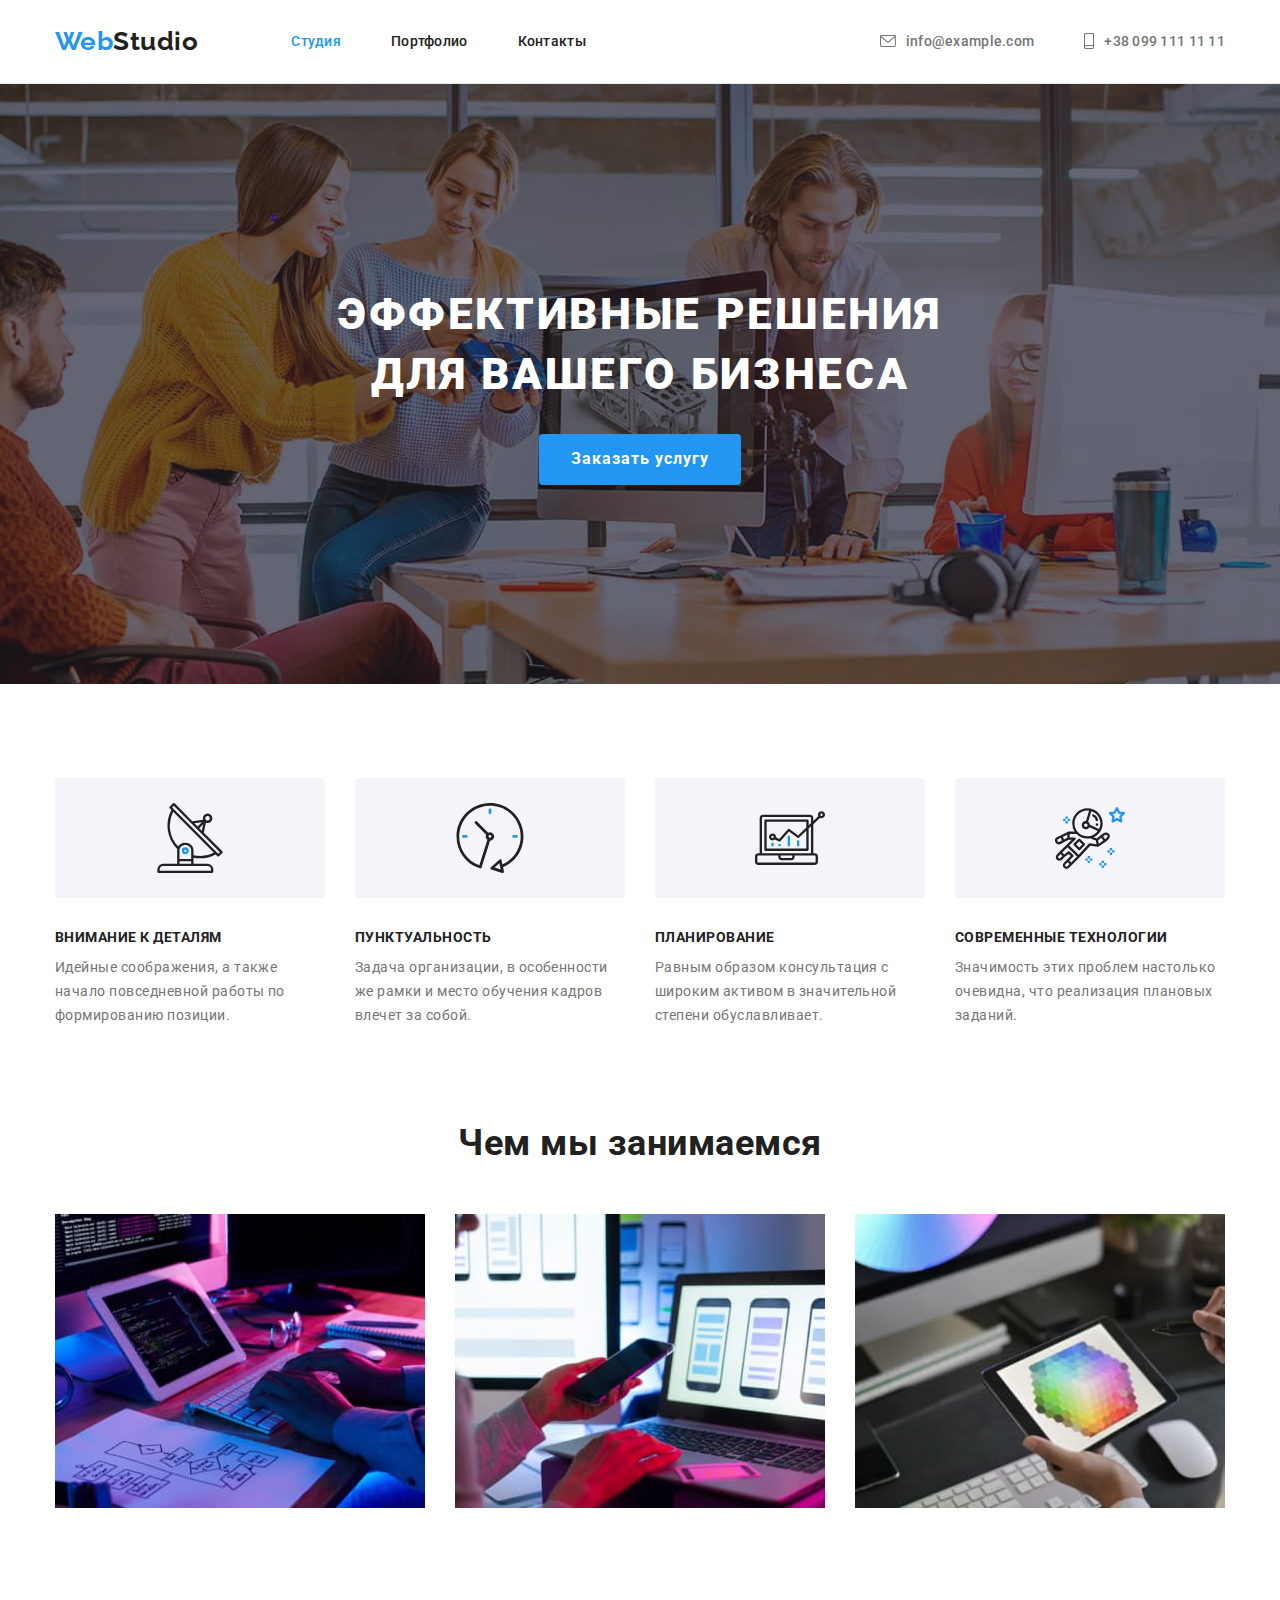
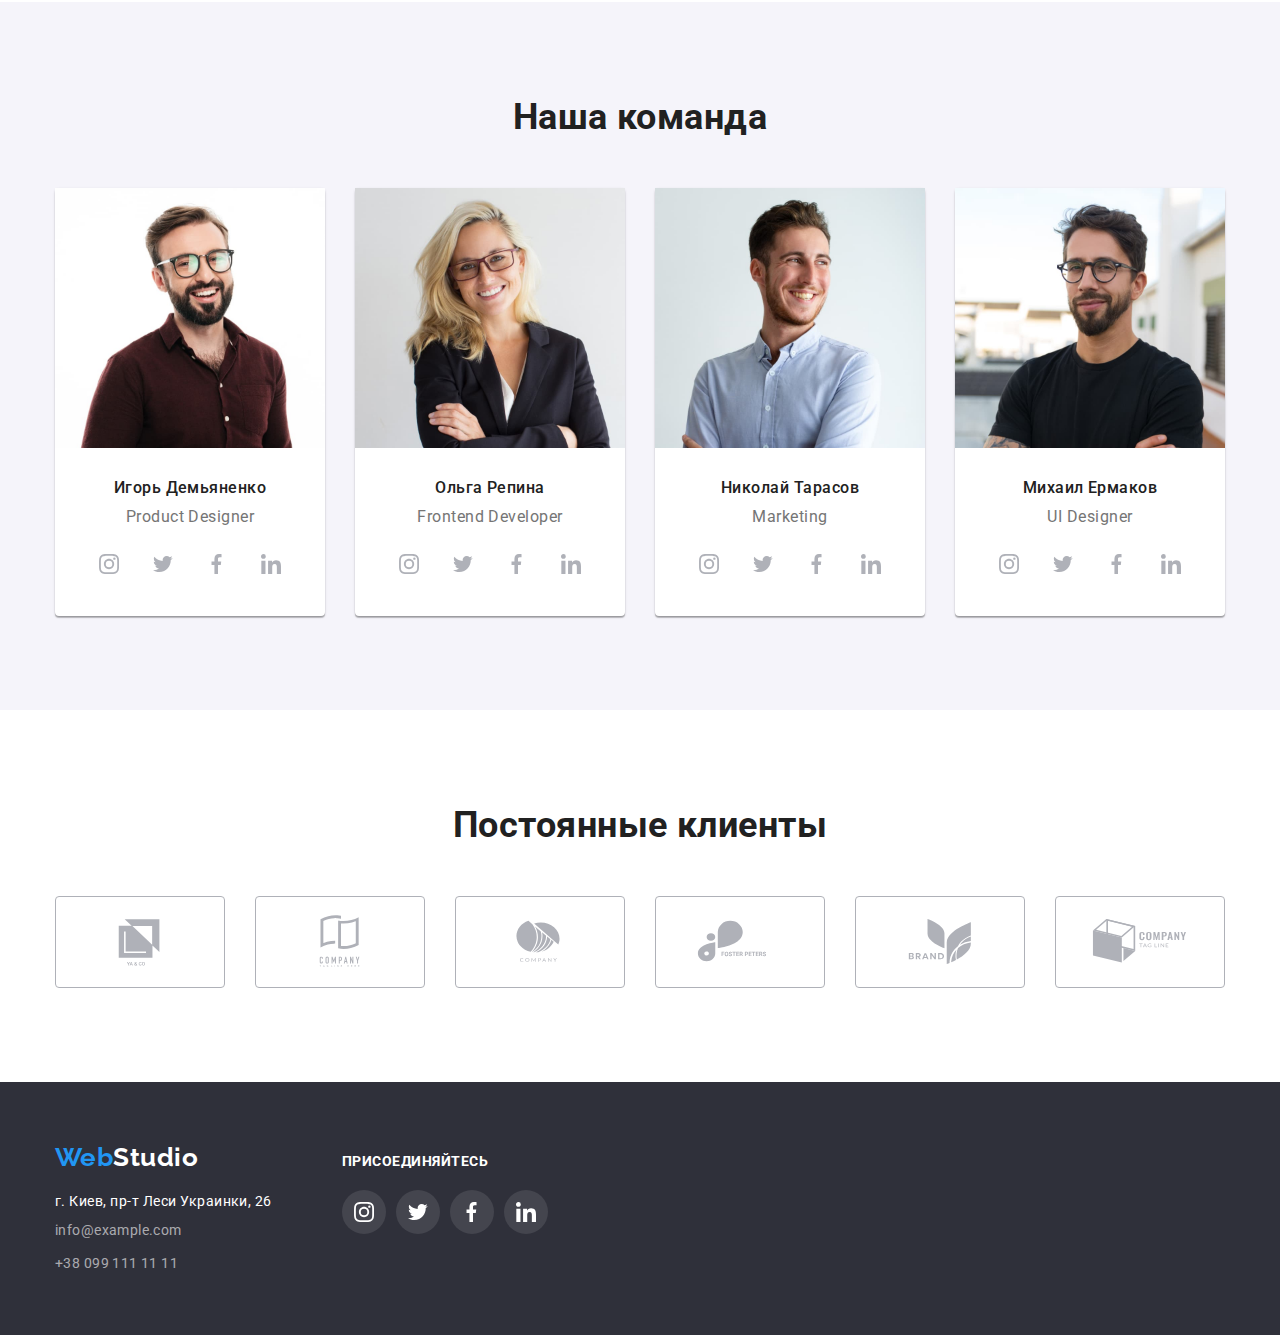
<file: index.html>
<!DOCTYPE html>
<html lang="en">
  <head>
    <meta charset="UTF-8" />
    <meta http-equiv="X-UA-Compatible" content="IE=edge" />
    <meta name="viewport" content="width=device-width, initial-scale=1.0" />
    <link rel="preconnect" href="https://fonts.googleapis.com" />
    <link rel="preconnect" href="https://fonts.gstatic.com" crossorigin />
    <link rel="stylesheet" href="./css/modern-normalize.css" />
    <link
      href="https://fonts.googleapis.com/css2?family=Raleway:wght@700&family=Roboto:wght@400;500;700;900&display=swap"
      rel="stylesheet"
    />
    <link rel="stylesheet" href="./css/styles.css" />
    <title>Студия</title>
  </head>
  <body>
    <!--Шапка-->
    <header>
      <!--Навигация сайта-->
      <div class="container header">
        <nav class="main-nav">
          <a href="#" class="logo"><span>Web</span>Studio</a>
          <ul class="nav list">
            <li class="nav-content">
              <a href="index.html" class="nav-title-page">Cтудия</a>
            </li>
            <li class="nav-content">
              <a href="portfolio.html" class="nav-title">Портфолио</a>
            </li>
            <li class="nav-content">
              <a href="#" class="nav-title">Контакты</a>
            </li>
          </ul>
        </nav>
        <!--Авторизация на сайте-->
        <ul class="auth-nav list">
          <li class="auth-nav-content">
            <a href="mailto:info@example.com" class="auth-nav-link"
              ><svg class="auth-nav-svg" width="16px" height="12px">
                <use href="./images/icons.svg#post"></use>
              </svg>
              info@example.com</a
            >
          </li>
          <li class="auth-nav-content">
            <a href="tel:+380991111111" class="auth-nav-link">
              <svg class="auth-nav-svg" width="10px" height="16px">
                <use href="./images/icons.svg#smartphone"></use>
              </svg>
              +38 099 111 11 11</a
            >
          </li>
        </ul>
      </div>
    </header>

    <!--Содержимое сайта-->
    <main>
      <!--Заголовок сайта-->
      <section class="section heading">
        <div class="page-heading container">
          <h1 class="page-title">Эффективные решения для вашего бизнеса</h1>
          <button class="button-heading" type="button">Заказать услугу</button>
        </div>
      </section>

      <!--Наши преимущества-->
      <section class="section benefits">
        <div class="container">
          <h2 class="visually-hidden">Наши преимущества</h2>
          <ul class="our-benefits-heading list">
            <li class="our-benefits-item">
              <div class="our-benefits-icon">
                <svg class="our-benefits-svg" width="70px" height="70px">
                  <use href="./images/icons.svg#antenna"></use>
                </svg>
              </div>
              <h3 class="our-benefits-list">Внимание к деталям</h3>
              <p class="our-benefits-text">
                Идейные соображения, а также начало повседневной работы по
                формированию позиции.
              </p>
            </li>
            <li class="our-benefits-item icon-clock">
              <div class="our-benefits-icon">
                <svg class="our-benefits-svg" width="70px" height="70px">
                  <use href="./images/icons.svg#clock"></use>
                </svg>
              </div>
              <h3 class="our-benefits-list">Пунктуальность</h3>
              <p class="our-benefits-text">
                Задача организации, в особенности же рамки и место обучения
                кадров влечет за собой.
              </p>
            </li>
            <li class="our-benefits-item icon-vector">
              <div class="our-benefits-icon">
                <svg class="our-benefits-svg" width="70px" height="70px">
                  <use href="./images/icons.svg#diagram"></use>
                </svg>
              </div>
              <h3 class="our-benefits-list">Планирование</h3>
              <p class="our-benefits-text">
                Равным образом консультация с широким активом в значительной
                степени обуславливает.
              </p>
            </li>
            <li class="our-benefits-item icon-astronaut">
              <div class="our-benefits-icon">
                <svg class="our-benefits-svg" width="70px" height="70px">
                  <use href="./images/icons.svg#astronaut"></use>
                </svg>
              </div>
              <h3 class="our-benefits-list">Современные технологии</h3>
              <p class="our-benefits-text">
                Значимость этих проблем настолько очевидна, что реализация
                плановых заданий.
              </p>
            </li>
          </ul>
        </div>
      </section>

      <!--Наша деятельность-->
      <section class="section">
        <div class="container activity-header">
          <h2 class="our-activity-title">Чем мы занимаемся</h2>
          <ul class="our-activity list">
            <li class="our-activity-item">
              <img
                src=".//images//index/first_img.jpg"
                alt="процесс написания команда"
                width="370"
              />
            </li>
            <li class="our-activity-item">
              <img
                src="./images//index/second_img.jpg"
                alt="выбор разметки сайта на смартфоне"
                width="370"
              />
            </li>
            <li class="our-activity-item">
              <img
                src="./images//index/third_img.jpg"
                alt="выбор цвета на планшете"
                width="370"
              />
            </li>
          </ul>
        </div>
      </section>

      <!--Наша команда-->
      <section class="section our-team">
        <div class="container">
          <h2 class="our-team-title">Наша команда</h2>
          <ul class="our-team-heading list">
            <li class="team-members">
              <img
                src="./images//index/first_person.jpg"
                alt="Игорь Демьяненко"
                width="270"
              />
              <div class="team-content">
                <h3 class="team-members-title">Игорь Демьяненко</h3>
                <p class="team-members-text">Product Designer</p>
              </div>
              <ul class="team-ul list">
                <li>
                  <a class="team-link" href="#">
                    <svg width="20px" height="20px">
                      <use href="./images/icons.svg#inst"></use>
                    </svg>
                  </a>
                </li>
                <li>
                  <a class="team-link" href="#">
                    <svg width="20px" height="20px">
                      <use href="./images/icons.svg#twit"></use>
                    </svg>
                  </a>
                </li>
                <li>
                  <a class="team-link" href="#">
                    <svg width="20px" height="20px">
                      <use href="./images/icons.svg#fb"></use>
                    </svg>
                  </a>
                </li>
                <li>
                  <a class="team-link" href="#">
                    <svg width="20px" height="20px">
                      <use href="./images/icons.svg#in"></use>
                    </svg>
                  </a>
                </li>
              </ul>
            </li>
            <li class="team-members">
              <img
                src="./images//index/second_person.jpg"
                alt="Ольга Репина"
                width="270"
              />
              <div class="team-content">
                <h3 class="team-members-title">Ольга Репина</h3>
                <p class="team-members-text">Frontend Developer</p>
                <ul class="team-ul list">
                  <li>
                    <a class="team-link" href="#">
                      <svg width="20px" height="20px">
                        <use href="./images/icons.svg#inst"></use>
                      </svg>
                    </a>
                  </li>
                  <li>
                    <a class="team-link" href="#">
                      <svg width="20px" height="20px">
                        <use href="./images/icons.svg#twit"></use>
                      </svg>
                    </a>
                  </li>
                  <li>
                    <a class="team-link" href="#">
                      <svg width="20px" height="20px">
                        <use href="./images/icons.svg#fb"></use>
                      </svg>
                    </a>
                  </li>
                  <li>
                    <a class="team-link" href="#">
                      <svg width="20px" height="20px">
                        <use href="./images/icons.svg#in"></use>
                      </svg>
                    </a>
                  </li>
                </ul>
              </div>
            </li>
            <li class="team-members">
              <img
                src="./images//index/third_person.jpg"
                alt="Николай Тарасов"
                width="270"
              />
              <div class="team-content">
                <h3 class="team-members-title">Николай Тарасов</h3>
                <p class="team-members-text">Marketing</p>
                <ul class="team-ul list">
                  <li>
                    <a class="team-link" href="#">
                      <svg width="20px" height="20px">
                        <use href="./images/icons.svg#inst"></use>
                      </svg>
                    </a>
                  </li>
                  <li>
                    <a class="team-link" href="#">
                      <svg width="20px" height="20px">
                        <use href="./images/icons.svg#twit"></use>
                      </svg>
                    </a>
                  </li>
                  <li>
                    <a class="team-link" href="#">
                      <svg width="20px" height="20px">
                        <use href="./images/icons.svg#fb"></use>
                      </svg>
                    </a>
                  </li>
                  <li>
                    <a class="team-link" href="#">
                      <svg width="20px" height="20px">
                        <use href="./images/icons.svg#in"></use>
                      </svg>
                    </a>
                  </li>
                </ul>
              </div>
            </li>
            <li class="team-members">
              <img
                src="./images//index/fourth_person.jpg"
                alt="Михаил Ермаков"
                width="270"
              />
              <div class="team-content">
                <h3 class="team-members-title">Михаил Ермаков</h3>
                <p class="team-members-text">UI Designer</p>
                <ul class="team-ul list">
                  <li>
                    <a class="team-link" href="#">
                      <svg width="20px" height="20px">
                        <use href="./images/icons.svg#inst"></use>
                      </svg>
                    </a>
                  </li>
                  <li>
                    <a class="team-link" href="#">
                      <svg width="20px" height="20px">
                        <use href="./images/icons.svg#twit"></use>
                      </svg>
                    </a>
                  </li>
                  <li>
                    <a class="team-link" href="#">
                      <svg width="20px" height="20px">
                        <use href="./images/icons.svg#fb"></use>
                      </svg>
                    </a>
                  </li>
                  <li>
                    <a class="team-link" href="#">
                      <svg width="20px" height="20px">
                        <use href="./images/icons.svg#in"></use>
                      </svg>
                    </a>
                  </li>
                </ul>
              </div>
            </li>
          </ul>
        </div>
      </section>

      <!--Постоянные клиенты-->
      <section class="section">
        <div class="container">
          <h2 class="clients">Постоянные клиенты</h2>
          <ul class="clients-ul list">
            <li class="clients-li">
              <a href="#" class="clients-link">
                <svg width="106px" height="60px">
                  <use href="./images/icons.svg#Logo-1"></use>
                </svg>
              </a>
            </li>
            <li class="clients-li">
              <a href="#" class="clients-link">
                <svg width="106px" height="60px">
                  <use href="./images/icons.svg#Logo-2"></use>
                </svg>
              </a>
            </li>
            <li class="clients-li">
              <a href="#" class="clients-link">
                <svg width="106px" height="60px">
                  <use href="./images/icons.svg#Logo-3"></use>
                </svg>
              </a>
            </li>
            <li class="clients-li">
              <a href="#" class="clients-link">
                <svg width="106px" height="60px">
                  <use href="./images/icons.svg#Logo-4"></use>
                </svg>
              </a>
            </li>
            <li class="clients-li">
              <a href="#" class="clients-link">
                <svg width="106px" height="60px">
                  <use href="./images/icons.svg#Logo-5"></use>
                </svg>
              </a>
            </li>
            <li class="clients-li">
              <a href="#" class="clients-link">
                <svg width="106px" height="60px">
                  <use href="./images/icons.svg#Logo-6"></use>
                </svg>
              </a>
            </li>
          </ul>
        </div>
      </section>
    </main>

    <!--Подвал-->
    <footer class="footer">
      <div class="footer-flex container">
        <div class="footer-heading">
          <a href="#" class="logo-footer"><span>Web</span>Studio</a>
          <address class="address">
            <p class="address-footer">г. Киев, пр-т Леси Украинки, 26</p>
            <ul class="footer-info list">
              <li class="link">
                <a href="mailto:info@example.com" class="footer-info-link"
                  >info@example.com</a
                >
              </li>
              <li class="link">
                <a href="tel:+380991111111" class="footer-info-link"
                  >+38 099 111 11 11</a
                >
              </li>
            </ul>
          </address>
        </div>
        <div class="footer-join">
          <p class="join">присоединяйтесь</p>
          <ul class="footer-links list">
            <li>
              <a class="footer-link" href="#">
                <svg width="20px" height="20px">
                  <use href="./images/icons.svg#inst"></use>
                </svg>
              </a>
            </li>
            <li>
              <a class="footer-link" href="#">
                <svg width="20px" height="20px">
                  <use href="./images/icons.svg#twit"></use>
                </svg>
              </a>
            </li>
            <li>
              <a class="footer-link" href="#">
                <svg width="20px" height="20px">
                  <use href="./images/icons.svg#fb"></use>
                </svg>
              </a>
            </li>
            <li>
              <a class="footer-link" href="#">
                <svg width="20px" height="20px">
                  <use href="./images/icons.svg#in"></use>
                </svg>
              </a>
            </li>
          </ul>
        </div>
      </div>
    </footer>
  </body>
</html>
</file>
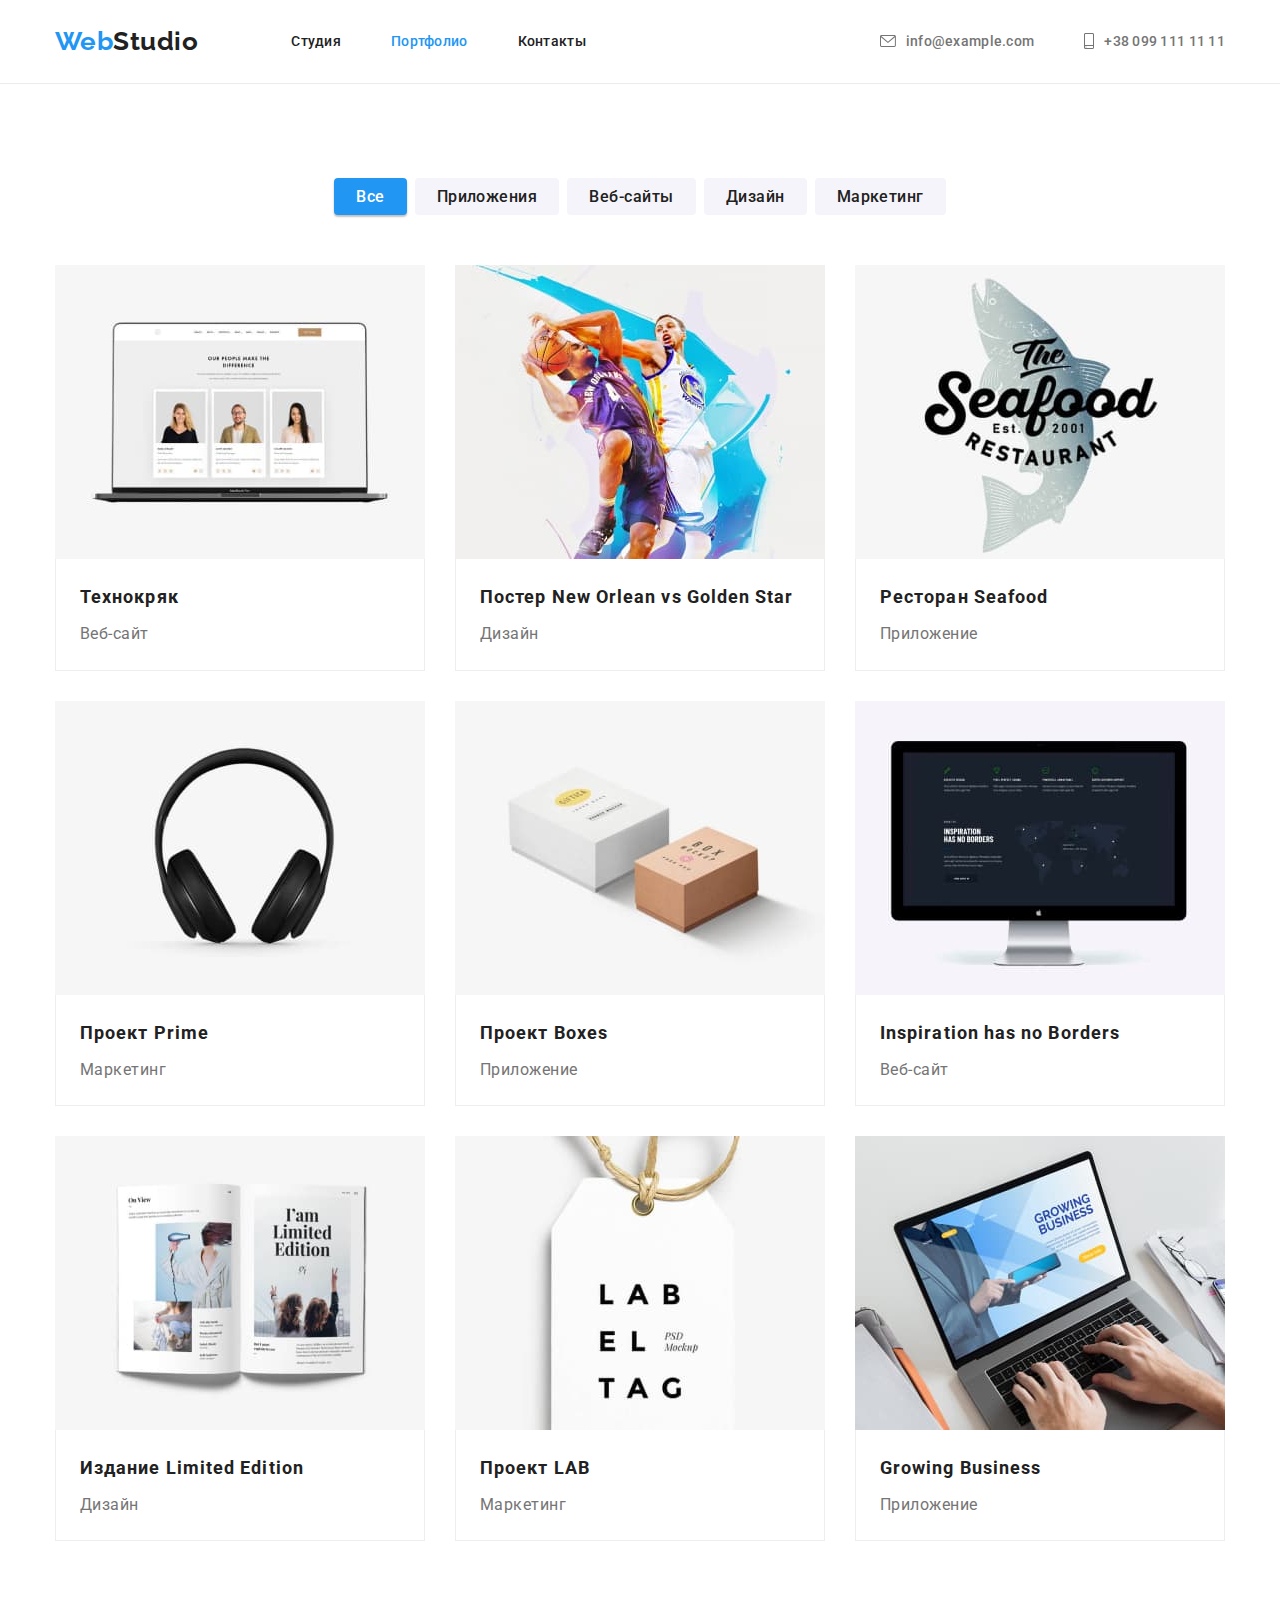
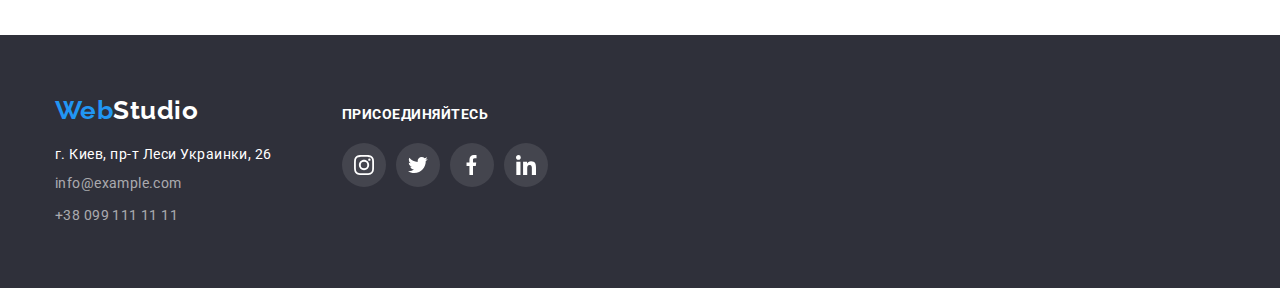
<file: portfolio.html>
<!DOCTYPE html>
<html lang="en">
  <head>
    <meta charset="UTF-8" />
    <meta http-equiv="X-UA-Compatible" content="IE=edge" />
    <meta name="viewport" content="width=device-width, initial-scale=1.0" />
    <link rel="preconnect" href="https://fonts.googleapis.com" />
    <link rel="preconnect" href="https://fonts.gstatic.com" crossorigin />
    <link rel="stylesheet" href="./css/modern-normalize.css" />
    <link
      href="https://fonts.googleapis.com/css2?family=Raleway:wght@700&family=Roboto:wght@400;500;700;900&display=swap"
      rel="stylesheet"
    />
    <link rel="stylesheet" href="./css/styles.css" />
    <title>Портфолио</title>
  </head>
  <body>
    <!--Шапка-->
    <header>
      <!--Навигация сайта-->
      <div class="container header">
        <nav class="main-nav">
          <a href="#" class="logo"><span>Web</span>Studio</a>
          <ul class="nav list">
            <li class="nav-content">
              <a href="index.html" class="nav-title">Cтудия</a>
            </li>
            <li class="nav-content">
              <a href="portfolio.html" class="nav-title-page">Портфолио</a>
            </li>
            <li class="nav-content">
              <a href="#" class="nav-title">Контакты</a>
            </li>
          </ul>
        </nav>
        <!--Авторизация на сайте-->
        <ul class="auth-nav list">
          <li class="auth-nav-content">
            <a href="mailto:info@example.com" class="auth-nav-link"
              ><svg class="auth-nav-svg" width="16px" height="12px">
                <use href="./images/icons.svg#post"></use>
              </svg>
              info@example.com</a
            >
          </li>
          <li class="auth-nav-content">
            <a href="tel:+380991111111" class="auth-nav-link">
              <svg class="auth-nav-svg" width="10px" height="16px">
                <use href="./images/icons.svg#smartphone"></use>
              </svg>
              +38 099 111 11 11</a
            >
          </li>
        </ul>
      </div>
    </header>

    <main>
      <section class="section">
        <div class="container">
          <h1 class="visually-hidden">Портфолио</h1>
          <!--Фильтр-->
          <h2 class="visually-hidden">наши работы</h2>
          <ul class="filter list">
            <li class="filter-link">
              <button class="filter-button-page" type="button">Все</button>
            </li>
            <li class="filter-link">
              <button class="filter-button" type="button">Приложения</button>
            </li>
            <li class="filter-link">
              <button class="filter-button" type="button">Веб-сайты</button>
            </li>
            <li class="filter-link">
              <button class="filter-button" type="button">Дизайн</button>
            </li>
            <li class="filter-link">
              <button class="filter-button" type="button">Маркетинг</button>
            </li>
          </ul>

          <!--Наши работы-->
          <ul class="our-work list">
            <li class="our-work-link">
              <a href="#" class="our-work-heading">
                <img
                  src=".//images/portfolio/desktop.jpg"
                  alt="Ноутбук"
                  width="370"
                />
                <div class="poster-title">
                  <h3 class="our-work-title">Технокряк</h3>
                  <p class="our-work-text">Веб-сайт</p>
                </div>
              </a>
            </li>

            <li class="our-work-link">
              <a href="#" class="our-work-heading">
                <img
                  src=".//images/portfolio/basketball_players.jpg"
                  alt="Баскетболисты"
                  width="370"
                />
                <div class="poster-title">
                  <h3 class="our-work-title">
                    Постер New Orlean vs Golden Star
                  </h3>
                  <p class="our-work-text">Дизайн</p>
                </div>
              </a>
            </li>

            <li class="our-work-link">
              <a href="#" class="our-work-heading">
                <img
                  src=".//images/portfolio/logo_restaurant.jpg"
                  alt="Ресторан Seafood"
                  width="370"
                />
                <div class="poster-title">
                  <h3 class="our-work-title">Ресторан Seafood</h3>
                  <p class="our-work-text">Приложение</p>
                </div>
              </a>
            </li>

            <li class="our-work-link">
              <a href="#" class="our-work-heading">
                <img
                  src=".//images/portfolio/headphones.jpg"
                  alt="Проект Prime"
                  width="370"
                />
                <div class="poster-title">
                  <h3 class="our-work-title">Проект Prime</h3>
                  <p class="our-work-text">Маркетинг</p>
                </div>
              </a>
            </li>

            <li class="our-work-link">
              <a href="#" class="our-work-heading">
                <img
                  src=".//images/portfolio/two_boxes.jpg"
                  alt="Проект Boxes"
                  width="370"
                />
                <div class="poster-title">
                  <h3 class="our-work-title">Проект Boxes</h3>
                  <p class="our-work-text">Приложение</p>
                </div>
              </a>
            </li>

            <li class="our-work-link">
              <a href="#" class="our-work-heading">
                <img
                  src=".//images/portfolio/monoblock.jpg"
                  alt="Моноблок"
                  width="370"
                />
                <div class="poster-title">
                  <h3 class="our-work-title">Inspiration has no Borders</h3>
                  <p class="our-work-text">Веб-сайт</p>
                </div>
              </a>
            </li>

            <li class="our-work-link">
              <a href="#" class="our-work-heading">
                <img
                  src=".//images/portfolio/magazine.jpg"
                  alt="Журнал"
                  width="370"
                />
                <div class="poster-title">
                  <h3 class="our-work-title">Издание Limited Edition</h3>
                  <p class="our-work-text">Дизайн</p>
                </div>
              </a>
            </li>

            <li class="our-work-link">
              <a href="#" class="our-work-heading">
                <img
                  src=".//images/portfolio/plate.jpg"
                  alt="Табличка"
                  width="370"
                />
                <div class="poster-title">
                  <h3 class="our-work-title">Проект LAB</h3>
                  <p class="our-work-text">Маркетинг</p>
                </div>
              </a>
            </li>

            <li class="our-work-link">
              <a href="#" class="our-work-heading">
                <img
                  src=".//images/portfolio/working_on_a_laptop.jpg"
                  alt="Работа на ноутбуке"
                  width="370"
                />
                <div class="poster-title">
                  <h3 class="our-work-title">Growing Business</h3>
                  <p class="our-work-text">Приложение</p>
                </div>
              </a>
            </li>
          </ul>
        </div>
      </section>
    </main>
    <!--Подвал-->
    <footer class="footer">
      <div class="footer-flex container">
        <div class="footer-heading">
          <a href="#" class="logo-footer"><span>Web</span>Studio</a>
          <address class="address">
            <p class="address-footer">г. Киев, пр-т Леси Украинки, 26</p>
            <ul class="footer-info list">
              <li class="link">
                <a href="mailto:info@example.com" class="footer-info-link"
                  >info@example.com</a
                >
              </li>
              <li class="link">
                <a href="tel:+380991111111" class="footer-info-link"
                  >+38 099 111 11 11</a
                >
              </li>
            </ul>
          </address>
        </div>
        <div class="footer-join">
          <p class="join">присоединяйтесь</p>
          <ul class="footer-links list">
            <li>
              <a class="footer-link" href="#">
                <svg width="20px" height="20px">
                  <use href="./images/icons.svg#inst"></use>
                </svg>
              </a>
            </li>
            <li>
              <a class="footer-link" href="#">
                <svg width="20px" height="20px">
                  <use href="./images/icons.svg#twit"></use>
                </svg>
              </a>
            </li>
            <li>
              <a class="footer-link" href="#">
                <svg width="20px" height="20px">
                  <use href="./images/icons.svg#fb"></use>
                </svg>
              </a>
            </li>
            <li>
              <a class="footer-link" href="#">
                <svg width="20px" height="20px">
                  <use href="./images/icons.svg#in"></use>
                </svg>
              </a>
            </li>
          </ul>
        </div>
      </div>
    </footer>
  </body>
</html>
</file>
<file: css/styles.css>
:root {
    --primary-text-color: #757575;
    --secondary-text-color: #212121;
    --accent: #2196f3;
    --pirmary-background-color: #ffff;
    --secondary-background-color: #f5f4fa;
    --third-background-color: #2F303A;
}

html {
    box-sizing: border-box;
}

*, *::before, *::after {
    box-sizing: inherit;
}

h1, h2, h3, p, ul, li {
    margin: 0;
    padding: 0;
}

body {
    background-color: var(--pirmary-background-color);
    color: var(--primary-text-color);
    font-family: roboto, sans-serif;
    letter-spacing: 0.03em;
}

header {
    border-bottom: 1px solid #ECECEC;
}

.header {
    display: flex;
}

img {
    max-width: 100%;
    display: block;
}

.container {
    width: 1200px;
    margin: 0 auto;
    padding: 0px 15px;
}

.section {
    padding-top: 94px;
    padding-bottom: 94px;
}

.list {
    list-style: none;
}

.visually-hidden {
    position: absolute;
    width: 1px;
    height: 1px;
    margin: -1px;
    border: 0;
    padding: 0;
    white-space: nowrap;
    clip-path: inset(100%);
    clip: rect(0 0 0 0);
    overflow: hidden;
}

/*Навигация сайта*/

.header {
    display: inline-block;
    display: flex;
}

.nav {
    display: flex;
}

.main-nav {
    display: flex;
    align-items: center;
}

.nav-title {
    padding: 32px 0;
    display: block;
    color: var(--secondary-text-color);
    text-decoration: none;
    font-weight: 500;
    Font-size: 14px;
    Line-height: 1.33;
    Letter-spacing: 0.02em;
}

.nav-content {
    margin-right: 50px;
}

.nav-content:last-child {
    margin-right: 0px;
}

.nav-title-page {
    padding: 32px 0;
    display: block;
    color: var(--accent);
    text-decoration: none;
    font-weight: 500;
    Font-size: 14px;
    Line-height: 1.33;
    Letter-spacing: 0.02em;
}

.nav-title:hover, .nav-title:focus {
    color: var(--accent);
}

.logo {
    align-items: center;
    display: block;
    margin-right: 93px;
    color: var(--secondary-text-color);
    Font-family: Raleway, sans-serif;
    font-weight: 700;
    Font-size: 26px;
    Line-height: 1.19;
    text-decoration: none;
}

.logo span {
    color: var(--accent);
}

/*Авторизация на сайте*/

.auth-nav {
    display: flex;
    margin-left: auto;
    align-items: center;
}

.auth-nav-content {
    margin-right: 50px;
}

.auth-nav-content:last-child {
    margin-right: 0px;
}

.auth-nav-svg {
    margin-right: 10px;
}

.auth-nav a {
    color: var(--primary-text-color);
    text-decoration: none;
    font-weight: 500;
    Font-size: 14px;
    Line-height: 1.33;
    Letter-spacing: 0.02em;
    align-items: center;
    justify-content: center;
    display: flex;
    fill: var(--primary-text-color)
}

.auth-nav a:hover, .auth-nav a:focus {
    fill: var(--accent);
    color: var(--accent);
}

/*Содержание сайта*/

/*заголовок*/

.heading {
    background-color: var(--third-background-color);
    padding-top: 200px;
    padding-bottom: 200px;
}

.page-heading {
    text-align: center;
    margin: auto;
}

.page-title {
    max-width: 696px;
    margin: auto;
    text-transform: uppercase;
    color: var(--pirmary-background-color);
    Font-size: 44px;
    font-weight: 900;
    Line-height: 1.37;
    Letter-spacing: 0.06em;
}

.button-heading {
    margin-top: 30px;
    padding-top: 10px;
    padding-bottom: 10px;
    padding-left: 32px;
    padding-right: 32px;
    border-radius: 4px;
    font-weight: 700;
    Font-size: 16px;
    Line-height: 1.9;
    background-color: var(--accent);
    color: var(--pirmary-background-color);
    font-family: roboto, sans-serif;
    letter-spacing: 0.06em;
    cursor: pointer;
    border: none;
}

.button-heading:hover, .button-heading:focus {
    background-color: #188CE8
}

/*Содержание сайта*/

/*заголовок*/

.heading {
    background-color: var(--third-background-color);
    height: 600px;
    max-width: 1600px;
    margin-left: auto;
    margin-right: auto;
    background-image: linear-gradient(to right, rgba(47, 48, 58, 0.4), rgba(47, 48, 58, 0.4)), url(../images/index/background_image.jpg);
    background-repeat: no-repeat;
    background-position: center;
    padding-top: 200px;
    padding-bottom: 200px;
}

.page-heading {
    text-align: center;
    margin: auto;
}

.page-title {
    max-width: 696px;
    margin: auto;
    text-transform: uppercase;
    color: var(--pirmary-background-color);
    Font-size: 44px;
    font-weight: 900;
    Line-height: 1.37;
    Letter-spacing: 0.06em;
}

.button-heading {
    margin-top: 30px;
    padding-top: 10px;
    padding-bottom: 10px;
    padding-left: 32px;
    padding-right: 32px;
    border-radius: 4px;
    font-weight: 700;
    Font-size: 16px;
    Line-height: 1.9;
    background-color: var(--accent);
    color: var(--pirmary-background-color);
    font-family: roboto, sans-serif;
    letter-spacing: 0.06em;
    cursor: pointer;
    border: none;
}

.button-heading:hover, .button-heading:focus {
    background-color: #188CE8
}

/*Наши преимущества*/

.benefits {
    padding-bottom: 0px;
}

.our-benefits-heading {
    display: flex;
}

.our-benefits-heading li {
    margin-right: 30px;
    max-width: 270px;
    justify-content: space-around
}

.our-benefits-icon {
    display: flex;
    width: 270px;
    height: 120px;
    background-color: var(--secondary-background-color);
    border-radius: 4px;
}

.our-benefits-svg {
    margin: auto;
}

.our-benefits-heading li:last-child {
    margin-right: 0px;
}

.our-benefits-list {
    margin-top: 30px;
    color: var(--secondary-text-color);
    font-weight: 700;
    Font-size: 14px;
    Line-height: 1.33;
    text-transform: uppercase;
}

.our-benefits-text {
    margin-top: 10px;
    Font-size: 14px;
    Line-height: 1.71;
}

/*Наша дейстельность*/

.activity-header {
    padding-top: 0px;
}

.our-activity-title {
    font-weight: 700;
    Font-size: 36px;
    Line-height: 1.17;
    color: var(--secondary-text-color);
    text-align: center;
}

.our-activity {
    margin-top: 50px;
    display: flex;
    justify-content: center;
}

.our-activity-item {
    margin-right: 30px;
}

.our-activity-item:last-child {
    margin-right: 0px;
}

/*Наша команда*/

.our-team {
    background-color: var(--secondary-background-color);
}

.team-members-heading {
    color: var(--secondary-text-color);
}

.our-team-title {
    font-weight: 700;
    Font-size: 36px;
    Line-height: 1.17;
    color: var(--secondary-text-color);
    text-align: center;
}

.team-content {
    padding-top: 30px;
}

.team-members {
    max-width: 270px;
    box-shadow: 0px 2px 1px rgba(0, 0, 0, 0.2), 0px 1px 1px rgba(0, 0, 0, 0.14), 0px 1px 3px rgba(0, 0, 0, 0.12);
}

.our-team-heading {
    margin-top: 50px;
    display: flex;
    justify-content: center;
    align-items: center;
}

.team-members {
    border-radius: 4px;
    max-width: 270px;
    margin-right: 30px;
    background-color: var(--pirmary-background-color);
}

.team-members:last-child {
    margin-right: 0px;
}

.team-members-title {
    font-weight: 500;
    font-size: 16px;
    line-height: 1.19;
    color: var(--secondary-text-color);
    text-align: center;
}

.team-members-text {
    margin-top: 10px;
    font-size: 16px;
    line-height: 1.19;
    text-align: center;
}

.team-ul {
    padding-bottom: 30px;
    max-width: 206px;
    display: flex;
    margin-right: auto;
    margin-left: auto;
    margin-top: 16px;
    justify-content: space-between;
}

.team-link {
    padding: 12px;
    border-radius: 50%;
    fill: #AFB1B8;
    display: flex;
}

.team-link:hover, .team-link:focus {
    fill: var(--pirmary-background-color);
    background-color: var(--accent);
}

/*Постоянные клиенты*/

.clients {
    font-weight: 700;
    Font-size: 36px;
    Line-height: 1.17;
    color: var(--secondary-text-color);
    text-align: center;
}

.clients-ul {
    display: flex;
    margin-top: 50px;
}

.clients-li {
    margin-right: 30px;
}

.clients-li:last-child {
    margin-right: 0px;
}

.clients-link {
    width: 170px;
    height: 92px;
    border: 1px solid #AFB1B8;
    border-radius: 4px;
    display: flex;
    align-items: center;
    justify-content: center;
    fill: #AFB1B8;
}

.clients-link:hover, .clients-link:focus {
    fill: var(--accent);
    border: 1px solid var(--accent);
}

/*Подвал*/

.footer {
    background-color: var(--third-background-color);
    padding-top: 60px;
    padding-bottom: 60px;
}

.footer-flex {
    display: flex;
    align-items: baseline;
}

.logo-footer {
    color: var(--pirmary-background-color);
    Font-family: Raleway, sans-serif;
    font-weight: 700;
    Font-size: 26px;
    Line-height: 1.19;
    text-decoration: none;
}

.logo-footer span {
    color: var(--accent);
}

.footer p {
    color: var(--pirmary-background-color);
}

.footer-info-link {
    color: rgba(255, 255, 255, 0.6);
    text-decoration: none;
}

.footer-info-link:focus, .footer-info-link:hover {
    color: var(--pirmary-background-color);
}

.footer-info {
    margin-top: 9px;
}

.footer-info .link {
    margin-top: 9px;
}

.footer-info .link:first-child {
    margin-top: 0px;
}

.address {
    margin-top: 20px;
    font-style: normal;
}

.footer-info .link a {
    font-Size: 14px;
    line-height: 1.7;
    letter-spacing: 0.03em;
}

.address-footer {
    font-size: 14px;
    line-height: 1.17;
}

.footer-join {
    margin-left: 70px;
}

.join {
    text-transform: uppercase;
    font-weight: 700;
    font-size: 14px;
    line-height: 1.14;
    letter-spacing: 0.03;
}

.footer-links {
    display: flex;
    margin-top: 20px;
    width: 206px;
    justify-content: space-between;
}

.footer-link {
    padding: 12px;
    border-radius: 50%;
    display: flex;
    fill: var(--pirmary-background-color);
    background-color: rgba(255, 255, 255, 0.1)
}

.footer-link:hover, .footer-link:focus {
    background-color: var(--accent);
}

/*-----------------------------------------------*/

/*Портфолио*/

/*Фильтр*/

/*Наши работы*/

.our-work-heading {
    text-decoration: none;
}

.filter {
    margin-bottom: 50px;
    display: flex;
    justify-content: center;
}

.filter-link {
    margin-right: 8px;
}

.filter-link:last-child {
    margin-right: 0px;
}

.filter-button {
    padding: 6px 22px;
    border-radius: 4px;
    background-color: var(--secondary-background-color);
    color: var(--secondary-text-color);
    cursor: pointer;
    border: none;
    font-family: Roboto, sans-serif;
    font-weight: 500;
    font-size: 16px;
    line-height: 1.6;
    letter-spacing: 0.03em;
}

.filter-button:hover {
    color: var(--pirmary-background-color);
    background-color: var(--accent);
    box-shadow: 0px 2px 2px rgba(0, 0, 0, 0.12), 0px 2px 1px rgba(0, 0, 0, 0.08), 0px 1px 3px rgba(0, 0, 0, 0.1);
}

.filter-button-page {
    padding: 6px 22px;
    border-radius: 4px;
    background-color: var(--accent);
    color: var(--pirmary-background-color);
    cursor: pointer;
    border: none;
    font-family: Roboto, sans-serif;
    font-weight: 500;
    font-size: 16px;
    line-height: 1.6;
    letter-spacing: 0.03em;
    box-shadow: 0px 2px 2px rgba(0, 0, 0, 0.12), 0px 2px 1px rgba(0, 0, 0, 0.08), 0px 1px 3px rgba(0, 0, 0, 0.1);
}

.our-work {
    display: flex;
    flex-wrap: wrap;
    margin-top: -30px;
    margin-left: -30px;
}

.our-work-heading {
    margin-left: auto;
    margin-right: auto;
}

.our-work-link {
    flex-basis: calc(100% /3 - 30px);
    margin-top: 30px;
    margin-left: 30px;
}

.our-work-link:hover {
    box-shadow: 1px 6px 4px rgba(0, 0, 0, 0.16), 0px 4px 4px rgba(0, 0, 0, 0.06), 0px 1px 1px rgba(0, 0, 0, 0.12);
}

.poster-title {
    padding: 20px 24px;
    border-right: 1px solid #EEEEEE;
    border-bottom: 1px solid #EEEEEE;
    border-left: 1px solid #EEEEEE;
}

.our-work-title {
    color: var(--secondary-text-color);
    font-weight: 700;
    font-size: 18px;
    line-height: 2;
    Letter-spacing: 0.06em;
}

.our-work-text {
    margin-top: 4px;
    color: var(--primary-text-color);
    font-size: 16px;
    line-height: 1.9;
}
</file>
